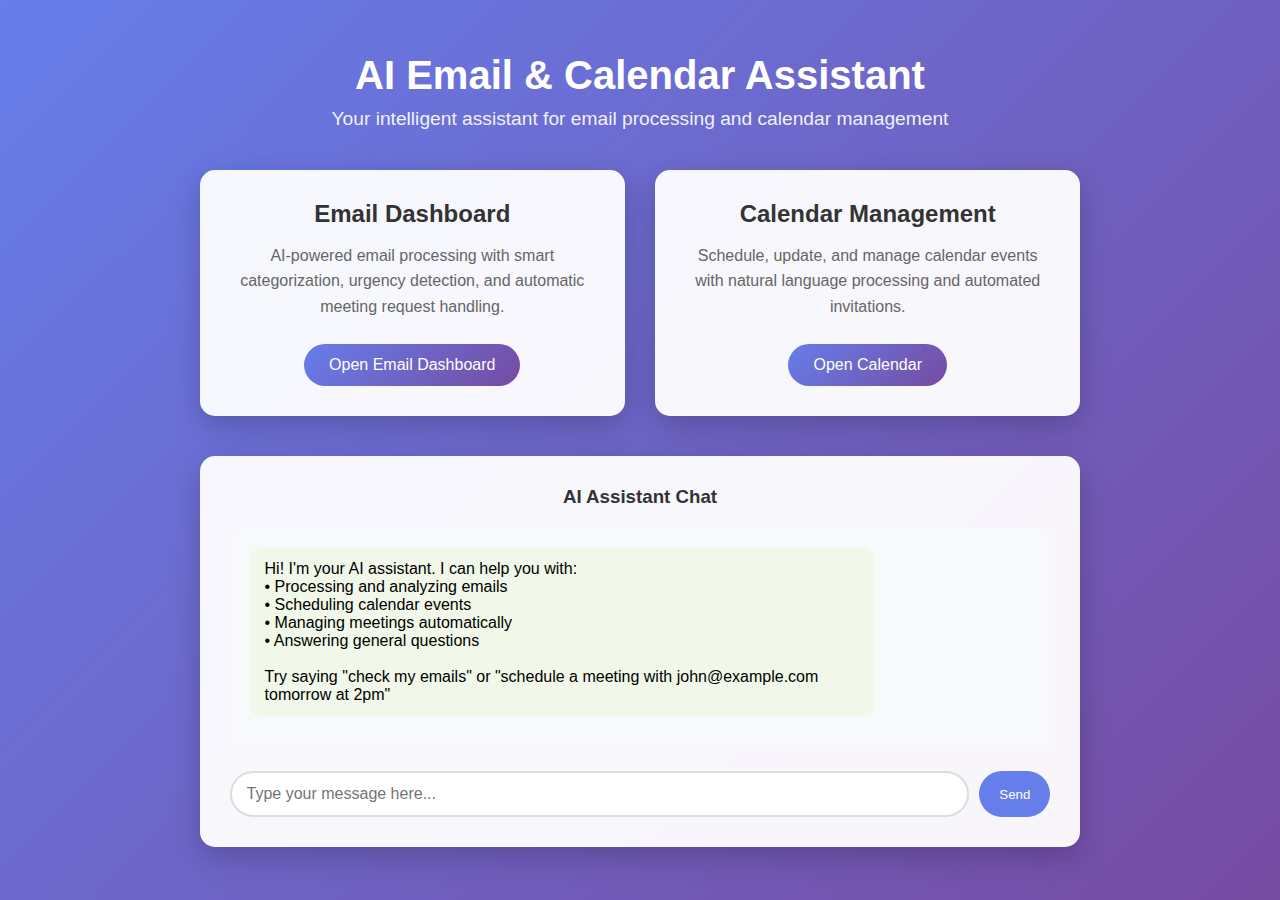
<file: templates/index.html>
<!DOCTYPE html>
<html lang="en">
<head>
    <meta charset="UTF-8">
    <meta name="viewport" content="width=device-width, initial-scale=1.0">
    <title>AI Email & Calendar Assistant</title>
    <style>
        * {
            margin: 0;
            padding: 0;
            box-sizing: border-box;
        }

        body {
            font-family: 'Segoe UI', Tahoma, Geneva, Verdana, sans-serif;
            background: linear-gradient(135deg, #667eea 0%, #764ba2 100%);
            min-height: 100vh;
            display: flex;
            align-items: center;
            justify-content: center;
        }

        .container {
            max-width: 1200px;
            margin: 0 auto;
            padding: 20px;
        }

        .header {
            text-align: center;
            color: white;
            margin-bottom: 40px;
        }

        .header h1 {
            font-size: 2.5em;
            margin-bottom: 10px;
        }

        .header p {
            font-size: 1.2em;
            opacity: 0.9;
        }

        .dashboard-grid {
            display: grid;
            grid-template-columns: repeat(auto-fit, minmax(300px, 1fr));
            gap: 30px;
            margin-bottom: 40px;
        }

        .card {
            background: rgba(255, 255, 255, 0.95);
            border-radius: 15px;
            padding: 30px;
            box-shadow: 0 10px 30px rgba(0, 0, 0, 0.2);
            transition: transform 0.3s ease, box-shadow 0.3s ease;
            text-align: center;
        }

        .card:hover {
            transform: translateY(-5px);
            box-shadow: 0 20px 40px rgba(0, 0, 0, 0.3);
        }

        .card-icon {
            font-size: 3em;
            margin-bottom: 20px;
        }

        .card h3 {
            color: #333;
            margin-bottom: 15px;
            font-size: 1.5em;
        }

        .card p {
            color: #666;
            margin-bottom: 25px;
            line-height: 1.6;
        }

        .btn {
            display: inline-block;
            padding: 12px 25px;
            background: linear-gradient(135deg, #667eea 0%, #764ba2 100%);
            color: white;
            text-decoration: none;
            border-radius: 25px;
            transition: all 0.3s ease;
            border: none;
            cursor: pointer;
            font-size: 1em;
            font-weight: 500;
        }

        .btn:hover {
            transform: translateY(-2px);
            box-shadow: 0 5px 15px rgba(0, 0, 0, 0.2);
        }

        .chat-section {
            background: rgba(255, 255, 255, 0.95);
            border-radius: 15px;
            padding: 30px;
            box-shadow: 0 10px 30px rgba(0, 0, 0, 0.2);
        }

        .chat-container {
            max-height: 400px;
            overflow-y: auto;
            margin-bottom: 20px;
            padding: 20px;
            background: #f8f9fa;
            border-radius: 10px;
        }

        .message {
            margin-bottom: 15px;
            padding: 12px 15px;
            border-radius: 10px;
            max-width: 80%;
        }

        .user-message {
            background: #e3f2fd;
            margin-left: auto;
            text-align: right;
        }

        .bot-message {
            background: #f1f8e9;
            margin-right: auto;
        }

        .input-group {
            display: flex;
            gap: 10px;
        }

        .chat-input {
            flex: 1;
            padding: 12px 15px;
            border: 2px solid #ddd;
            border-radius: 25px;
            font-size: 1em;
            outline: none;
        }

        .chat-input:focus {
            border-color: #667eea;
        }

        .send-btn {
            padding: 12px 20px;
            background: #667eea;
            color: white;
            border: none;
            border-radius: 25px;
            cursor: pointer;
            font-weight: 500;
        }

        .send-btn:hover {
            background: #5a67d8;
        }
    </style>
</head>
<body>
    <div class="container">
        <div class="header">
            <h1>AI Email & Calendar Assistant</h1>
            <p>Your intelligent assistant for email processing and calendar management</p>
        </div>

        <div class="dashboard-grid">
            <div class="card">
                <!-- <div class="card-icon">📧</div> -->
                <h3>Email Dashboard</h3>
                <p>AI-powered email processing with smart categorization, urgency detection, and automatic meeting request handling.</p>
                <a href="/emails" class="btn">Open Email Dashboard</a>
            </div>

            <div class="card">
                <!-- <div class="card-icon">🗓️</div> -->
                <h3>Calendar Management</h3>
                <p>Schedule, update, and manage calendar events with natural language processing and automated invitations.</p>
                <a href="/calendar" class="btn">Open Calendar</a>
            </div>
        </div>

        <div class="chat-section">
            <h3 style="color: #333; margin-bottom: 20px; text-align: center;">AI Assistant Chat</h3>
            
            <div id="chatContainer" class="chat-container">
                <div class="message bot-message">
                    Hi! I'm your AI assistant. I can help you with:
                    <br>• Processing and analyzing emails
                    <br>• Scheduling calendar events
                    <br>• Managing meetings automatically
                    <br>• Answering general questions
                    <br><br>
                    Try saying "check my emails" or "schedule a meeting with john@example.com tomorrow at 2pm"
                </div>
            </div>

            <div class="input-group">
                <input type="text" id="chatInput" class="chat-input" 
                       placeholder="Type your message here..." 
                       onkeypress="handleKeyPress(event)">
                <button onclick="sendMessage()" class="send-btn">Send</button>
            </div>
        </div>
    </div>

    <script>
        function handleKeyPress(event) {
            if (event.key === 'Enter') {
                sendMessage();
            }
        }

        function sendMessage() {
            const input = document.getElementById('chatInput');
            const message = input.value.trim();
            
            if (!message) return;

            // Add user message to chat
            addMessage(message, 'user');
            input.value = '';

            // Send to backend
            fetch('/chat', {
                method: 'POST',
                headers: {
                    'Content-Type': 'application/json',
                },
                body: JSON.stringify({ message: message })
            })
            .then(response => response.json())
            .then(data => {
                // Add bot response to chat
                addMessage(data.reply, 'bot');
                
                // Handle special actions
                if (data.action === 'show_emails') {
                    setTimeout(() => {
                        window.open('/emails', '_blank');
                    }, 1000);
                } else if (data.action === 'clear_session') {
                    fetch('/api/clear_session', { method: 'POST' });
                }
            })
            .catch(error => {
                console.error('Error:', error);
                addMessage('Sorry, there was an error processing your request.', 'bot');
            });
        }

        function addMessage(text, sender) {
            const chatContainer = document.getElementById('chatContainer');
            const messageDiv = document.createElement('div');
            messageDiv.className = `message ${sender}-message`;
            messageDiv.innerHTML = text.replace(/\n/g, '<br>');
            
            chatContainer.appendChild(messageDiv);
            chatContainer.scrollTop = chatContainer.scrollHeight;
        }
    </script>
</body>
</html>
</file>
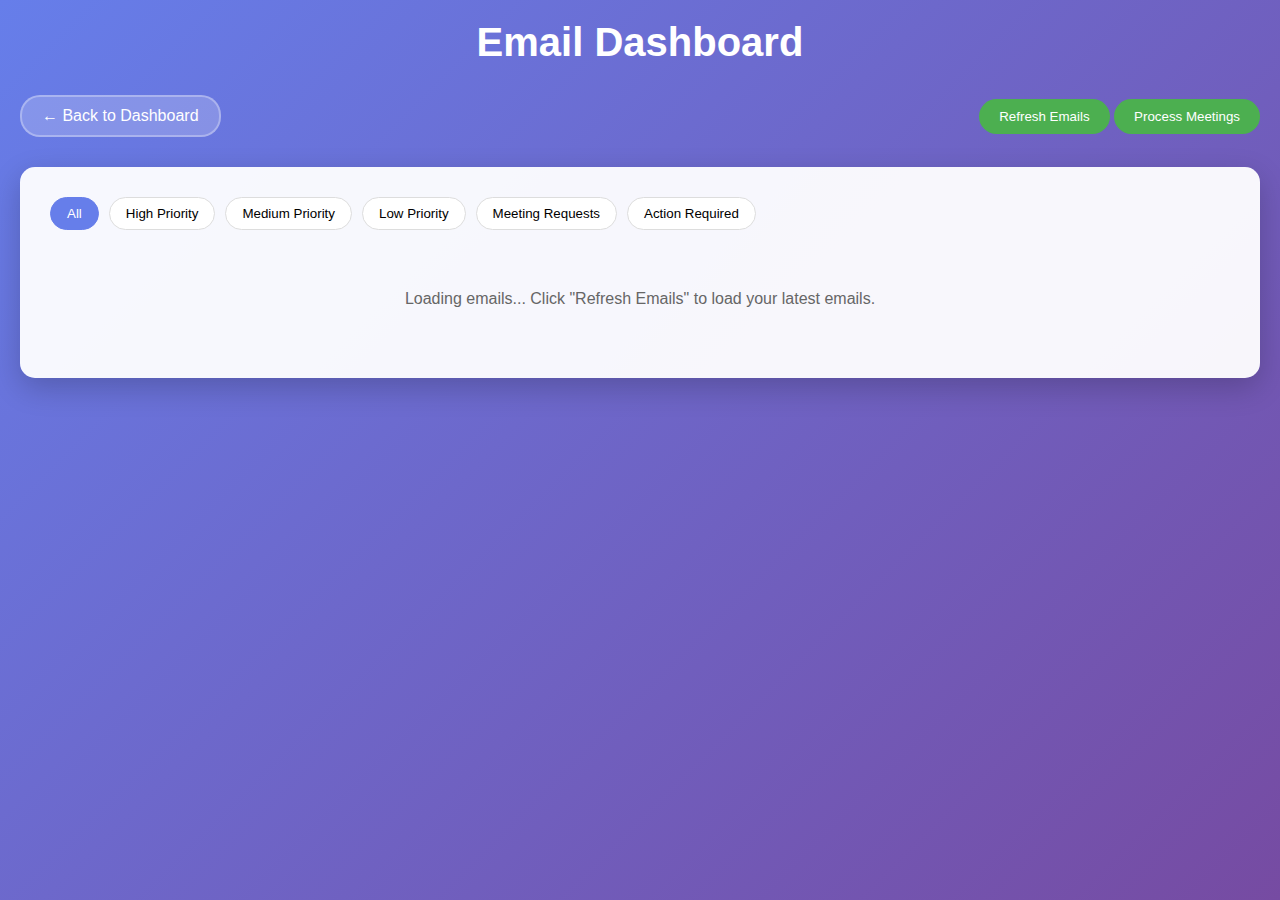
<file: templates/emails.html>
<!DOCTYPE html>
<html lang="en">
<head>
    <meta charset="UTF-8">
    <meta name="viewport" content="width=device-width, initial-scale=1.0">
    <title>Email Dashboard - AI Assistant</title>
    <style>
        * {
            margin: 0;
            padding: 0;
            box-sizing: border-box;
        }

        body {
            font-family: 'Segoe UI', Tahoma, Geneva, Verdana, sans-serif;
            background: linear-gradient(135deg, #667eea 0%, #764ba2 100%);
            min-height: 100vh;
            padding: 20px;
        }

        .container {
            max-width: 1400px;
            margin: 0 auto;
        }

        .header {
            text-align: center;
            color: white;
            margin-bottom: 30px;
        }

        .header h1 {
            font-size: 2.5em;
            margin-bottom: 10px;
        }

        .nav-bar {
            display: flex;
            justify-content: space-between;
            align-items: center;
            margin-bottom: 30px;
        }

        .btn {
            padding: 10px 20px;
            background: rgba(255, 255, 255, 0.2);
            color: white;
            text-decoration: none;
            border-radius: 20px;
            border: 2px solid rgba(255, 255, 255, 0.3);
            transition: all 0.3s ease;
        }

        .btn:hover {
            background: rgba(255, 255, 255, 0.3);
            transform: translateY(-2px);
        }

        .btn-primary {
            background: #4CAF50;
            border: none;
            cursor: pointer;
        }

        .stats {
            display: grid;
            grid-template-columns: repeat(auto-fit, minmax(200px, 1fr));
            gap: 20px;
            margin-bottom: 30px;
        }

        .stat-card {
            background: rgba(255, 255, 255, 0.95);
            padding: 20px;
            border-radius: 10px;
            text-align: center;
            box-shadow: 0 5px 15px rgba(0, 0, 0, 0.1);
            cursor: pointer;
            transition: all 0.3s ease;
            position: relative;
        }

        .stat-card:hover {
            transform: translateY(-5px);
            box-shadow: 0 8px 25px rgba(0, 0, 0, 0.15);
            background: rgba(255, 255, 255, 1);
        }

        .stat-card.active {
            background: #667eea;
            color: white;
            transform: translateY(-3px);
        }

        .stat-card.active .stat-number {
            color: white;
        }

        .stat-number {
            font-size: 2em;
            font-weight: bold;
            color: #667eea;
            transition: color 0.3s ease;
        }

        .stat-label {
            margin-top: 5px;
            font-size: 0.9em;
            opacity: 0.8;
        }

        .emails-container {
            background: rgba(255, 255, 255, 0.95);
            border-radius: 15px;
            padding: 30px;
            box-shadow: 0 10px 30px rgba(0, 0, 0, 0.2);
        }

        .loading {
            text-align: center;
            padding: 40px;
            color: #666;
        }

        .email-item {
            border: 1px solid #ddd;
            border-radius: 10px;
            margin-bottom: 15px;
            padding: 20px;
            transition: all 0.3s ease;
            cursor: pointer;
        }

        .email-item:hover {
            box-shadow: 0 5px 15px rgba(0, 0, 0, 0.1);
            transform: translateY(-2px);
        }

        .email-item.high {
            border-left: 5px solid #f44336;
        }

        .email-item.medium {
            border-left: 5px solid #ff9800;
        }

        .email-item.low {
            border-left: 5px solid #4caf50;
        }

        .email-header {
            display: flex;
            justify-content: space-between;
            align-items: center;
            margin-bottom: 10px;
        }

        .email-subject {
            font-weight: bold;
            font-size: 1.1em;
            color: #333;
        }

        .urgency-badge {
            padding: 4px 12px;
            border-radius: 15px;
            font-size: 0.8em;
            font-weight: bold;
            text-transform: uppercase;
        }

        .urgency-badge.high {
            background: #f44336;
            color: white;
        }

        .urgency-badge.medium {
            background: #ff9800;
            color: white;
        }

        .urgency-badge.low {
            background: #4caf50;
            color: white;
        }

        .email-sender {
            color: #666;
            margin-bottom: 10px;
        }

        .email-summary {
            color: #444;
            line-height: 1.5;
            margin-bottom: 10px;
        }

        .email-meta {
            display: flex;
            justify-content: space-between;
            font-size: 0.9em;
            color: #888;
        }

        .meeting-indicator {
            background: #e3f2fd;
            color: #1976d2;
            padding: 4px 8px;
            border-radius: 10px;
            font-size: 0.8em;
        }

        .email-detail {
            background: #f8f9fa;
            padding: 15px;
            border-radius: 8px;
            margin-top: 15px;
            display: none;
        }

        .filter-bar {
            display: flex;
            gap: 10px;
            margin-bottom: 20px;
            flex-wrap: wrap;
        }

        .filter-btn {
            padding: 8px 16px;
            border: 1px solid #ddd;
            background: white;
            border-radius: 20px;
            cursor: pointer;
            transition: all 0.3s ease;
        }

        .filter-btn.active {
            background: #667eea;
            color: white;
            border-color: #667eea;
        }

        .current-filter {
            font-size: 1.2em;
            font-weight: bold;
            color: #667eea;
            margin-bottom: 15px;
        }
    </style>
</head>
<body>
    <div class="container">
        <div class="header">
            <h1>Email Dashboard</h1>
        </div>

        <div class="nav-bar">
            <a href="/" class="btn">← Back to Dashboard</a>
            <div>
                <button onclick="loadEmails()" class="btn btn-primary">Refresh Emails</button>
                <button onclick="processMeetings()" class="btn btn-primary">Process Meetings</button>
            </div>
        </div>

        <div id="stats" class="stats" style="display: none;">
            <div class="stat-card" onclick="filterEmailsByStats('all')" id="stat-all">
                <div class="stat-number" id="totalEmails">0</div>
                <div class="stat-label">Total Emails</div>
            </div>
            <div class="stat-card" onclick="filterEmailsByStats('high')" id="stat-high">
                <div class="stat-number" id="highPriority">0</div>
                <div class="stat-label">High Priority</div>
            </div>
            <div class="stat-card" onclick="filterEmailsByStats('action')" id="stat-action">
                <div class="stat-number" id="actionRequired">0</div>
                <div class="stat-label">Action Required</div>
            </div>
            <div class="stat-card" onclick="filterEmailsByStats('meeting')" id="stat-meeting">
                <div class="stat-number" id="meetingRequests">0</div>
                <div class="stat-label">Meetings</div>
            </div>
        </div>

        <div class="emails-container">
            <div id="currentFilter" class="current-filter" style="display: none;">
                Showing: All Emails
            </div>
            
            <div class="filter-bar">
                <button class="filter-btn active" onclick="filterEmails('all')">All</button>
                <button class="filter-btn" onclick="filterEmails('high')">High Priority</button>
                <button class="filter-btn" onclick="filterEmails('medium')">Medium Priority</button>
                <button class="filter-btn" onclick="filterEmails('low')">Low Priority</button>
                <button class="filter-btn" onclick="filterEmails('meeting')">Meeting Requests</button>
                <button class="filter-btn" onclick="filterEmails('action')">Action Required</button>
            </div>

            <div id="emailsList">
                <div class="loading">
                    Loading emails... Click "Refresh Emails" to load your latest emails.
                </div>
            </div>
        </div>
    </div>

    <script>
        let allEmails = [];
        let currentFilter = 'all';

        function loadEmails() {
            document.getElementById('emailsList').innerHTML = '<div class="loading">Loading emails...</div>';
            
            fetch('/api/emails')
                .then(response => response.json())
                .then(data => {
                    if (data.success) {
                        allEmails = data.emails;
                        updateStats(data);
                        displayEmails(allEmails);
                        updateCurrentFilterDisplay('all');
                    } else {
                        document.getElementById('emailsList').innerHTML = 
                            `<div class="loading">❌ Error: ${data.error}</div>`;
                    }
                })
                .catch(error => {
                    console.error('Error:', error);
                    document.getElementById('emailsList').innerHTML = 
                        '<div class="loading">❌ Failed to load emails</div>';
                });
        }

        function updateStats(data) {
            document.getElementById('stats').style.display = 'grid';
            document.getElementById('totalEmails').textContent = data.total_count;
            
            const highPriority = data.emails.filter(e => e.ai_urgency === 'high').length;
            const actionRequired = data.emails.filter(e => e.action_required).length;
            
            document.getElementById('highPriority').textContent = highPriority;
            document.getElementById('actionRequired').textContent = actionRequired;
            document.getElementById('meetingRequests').textContent = data.meeting_count;
        }

        function displayEmails(emails) {
            const emailsList = document.getElementById('emailsList');
            
            if (emails.length === 0) {
                emailsList.innerHTML = '<div class="loading">No emails found for this filter</div>';
                return;
            }

            const emailsHTML = emails.map(email => `
                <div class="email-item ${email.ai_urgency}" onclick="toggleEmailDetail('${email.id}')">
                    <div class="email-header">
                        <div class="email-subject">${escapeHtml(email.subject)}</div>
                        <div>
                            <span class="urgency-badge ${email.ai_urgency}">${email.ai_urgency}</span>
                            ${email.is_meeting_request ? '<span class="meeting-indicator">Meeting</span>' : ''}
                            ${email.action_required ? '<span class="meeting-indicator">Action</span>' : ''}
                        </div>
                    </div>
                    <div class="email-sender">From: ${escapeHtml(email.sender)}</div>
                    <div class="email-summary">${escapeHtml(email.ai_summary)}</div>
                    <div class="email-meta">
                        <span>Category: ${email.ai_category}</span>
                        <span>Confidence: ${Math.round(email.confidence * 100)}%</span>
                        <span>${formatDate(email.date)}</span>
                    </div>
                    <div id="detail-${email.id}" class="email-detail">
                        <strong>AI Analysis:</strong><br>
                        ${escapeHtml(email.ai_reason)}<br><br>
                        <strong>Email Snippet:</strong><br>
                        ${escapeHtml(email.snippet)}
                    </div>
                </div>
            `).join('');

            emailsList.innerHTML = emailsHTML;
        }

        function filterEmailsByStats(type) {
            currentFilter = type;
            
            // Update stat card active states
            document.querySelectorAll('.stat-card').forEach(card => {
                card.classList.remove('active');
            });
            document.getElementById(`stat-${type}`).classList.add('active');
            
            // Update filter buttons
            document.querySelectorAll('.filter-btn').forEach(btn => {
                btn.classList.remove('active');
            });
            
            // Find and activate the corresponding filter button
            const filterBtns = document.querySelectorAll('.filter-btn');
            filterBtns.forEach(btn => {
                if ((type === 'all' && btn.textContent === 'All') ||
                    (type === 'high' && btn.textContent === 'High Priority') ||
                    (type === 'action' && btn.textContent === 'Action Required') ||
                    (type === 'meeting' && btn.textContent === 'Meeting Requests')) {
                    btn.classList.add('active');
                }
            });

            filterEmailsLogic(type);
        }

        function filterEmails(type) {
            currentFilter = type;
            
            // Update stat card active states
            document.querySelectorAll('.stat-card').forEach(card => {
                card.classList.remove('active');
            });
            
            // Activate corresponding stat card
            if (type === 'all') document.getElementById('stat-all').classList.add('active');
            else if (type === 'high') document.getElementById('stat-high').classList.add('active');
            else if (type === 'action') document.getElementById('stat-action').classList.add('active');
            else if (type === 'meeting') document.getElementById('stat-meeting').classList.add('active');
            
            // Update filter buttons
            document.querySelectorAll('.filter-btn').forEach(btn => {
                btn.classList.remove('active');
            });
            event.target.classList.add('active');

            filterEmailsLogic(type);
        }

        function filterEmailsLogic(type) {
            let filteredEmails = allEmails;
            let filterLabel = '';

            switch(type) {
                case 'high':
                    filteredEmails = allEmails.filter(e => e.ai_urgency === 'high');
                    filterLabel = 'High Priority Emails';
                    break;
                case 'medium':
                    filteredEmails = allEmails.filter(e => e.ai_urgency === 'medium');
                    filterLabel = 'Medium Priority Emails';
                    break;
                case 'low':
                    filteredEmails = allEmails.filter(e => e.ai_urgency === 'low');
                    filterLabel = 'Low Priority Emails';
                    break;
                case 'meeting':
                    filteredEmails = allEmails.filter(e => e.is_meeting_request);
                    filterLabel = 'Meeting Requests';
                    break;
                case 'action':
                    filteredEmails = allEmails.filter(e => e.action_required);
                    filterLabel = 'Action Required';
                    break;
                case 'all':
                default:
                    filteredEmails = allEmails;
                    filterLabel = 'All Emails';
                    break;
            }

            updateCurrentFilterDisplay(filterLabel);
            displayEmails(filteredEmails);
        }

        function updateCurrentFilterDisplay(filterText) {
            const currentFilterDiv = document.getElementById('currentFilter');
            currentFilterDiv.textContent = `Showing: ${filterText}`;
            currentFilterDiv.style.display = 'block';
        }

        function toggleEmailDetail(emailId) {
            const detail = document.getElementById(`detail-${emailId}`);
            if (detail.style.display === 'none' || detail.style.display === '') {
                detail.style.display = 'block';
            } else {
                detail.style.display = 'none';
            }
        }

        function processMeetings() {
            if (confirm('Process all meeting requests automatically?')) {
                fetch('/api/process_meeting_requests', {
                    method: 'POST'
                })
                .then(response => response.json())
                .then(data => {
                    if (data.success) {
                        alert(`Processed ${data.processed_meetings.length} meeting requests!`);
                        loadEmails(); // Refresh the list
                    } else {
                        alert(`❌ Error: ${data.message || data.error}`);
                    }
                })
                .catch(error => {
                    console.error('Error:', error);
                    alert('❌ Failed to process meeting requests');
                });
            }
        }

        function escapeHtml(text) {
            const div = document.createElement('div');
            div.textContent = text;
            return div.innerHTML;
        }

        function formatDate(dateStr) {
            try {
                const date = new Date(dateStr);
                return date.toLocaleDateString() + ' ' + date.toLocaleTimeString([], {hour: '2-digit', minute:'2-digit'});
            } catch (e) {
                return dateStr;
            }
        }
    </script>
</body>
</html>
</file>
